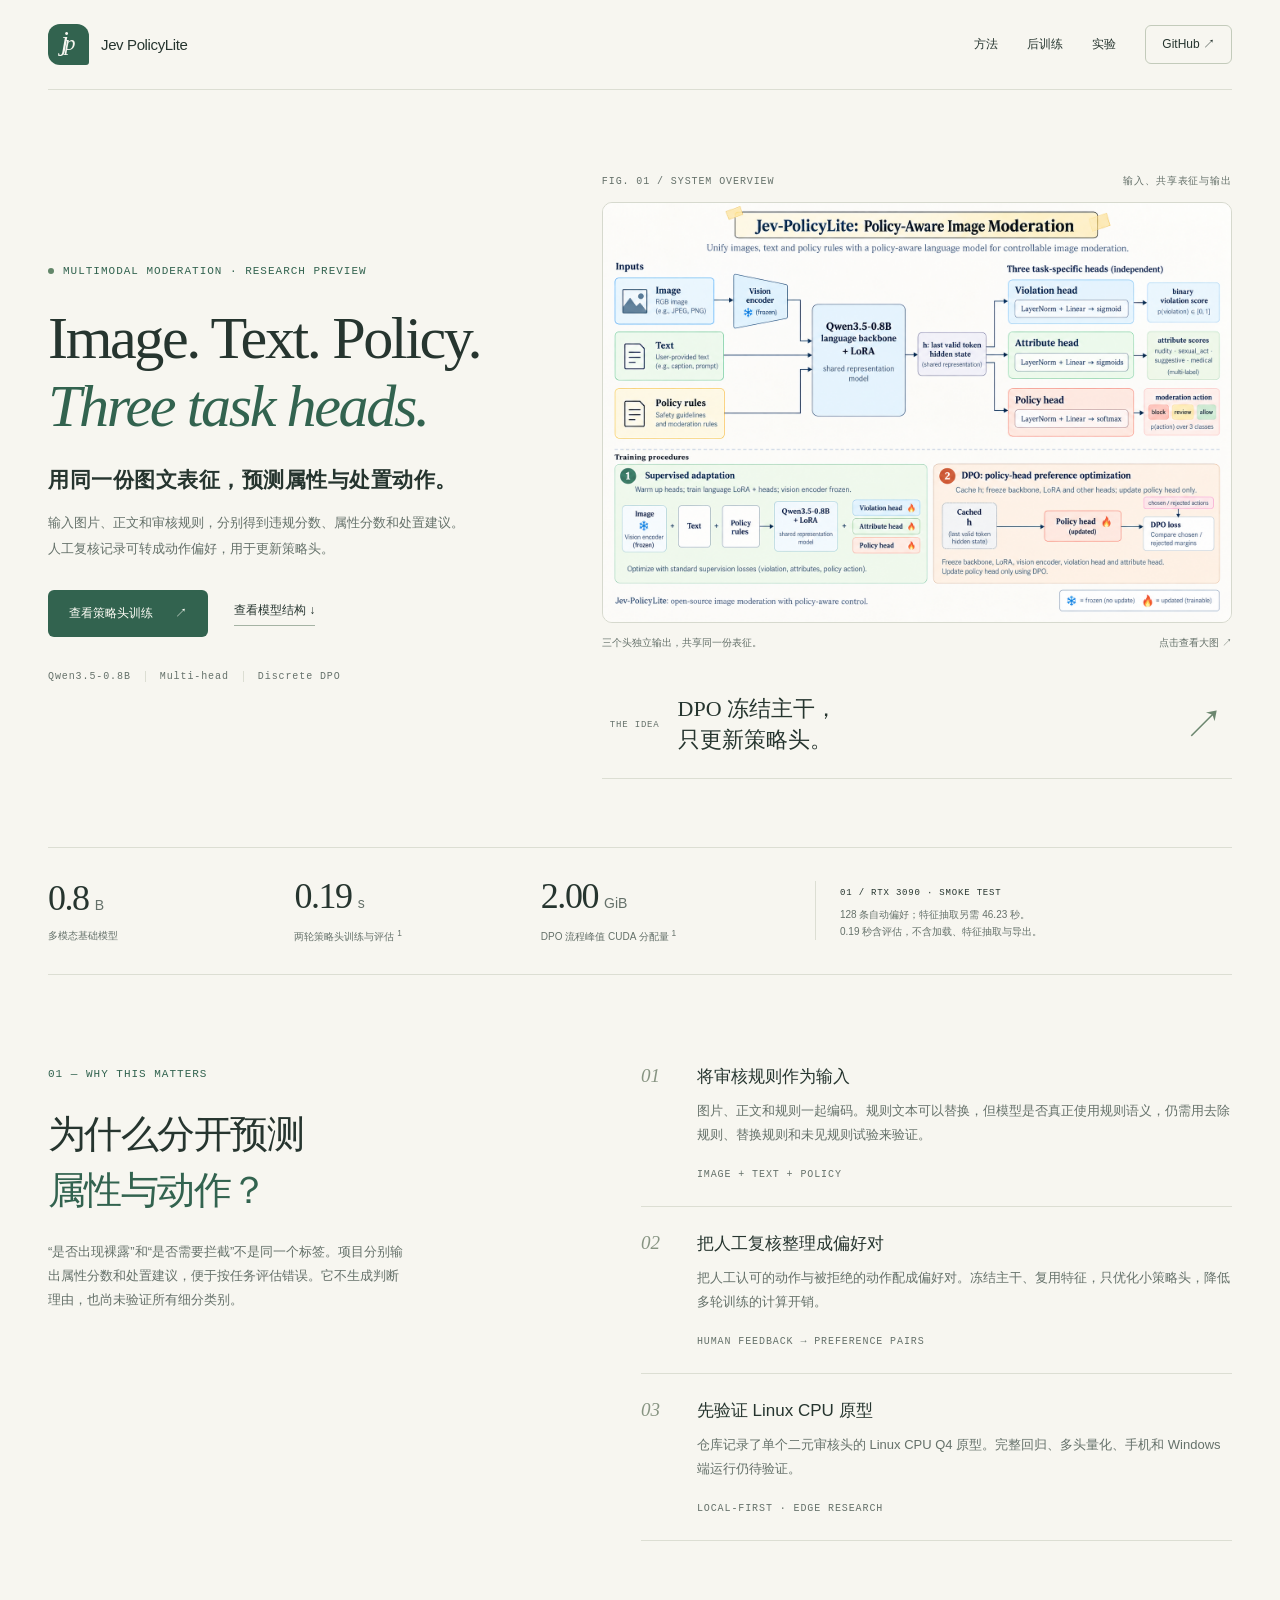
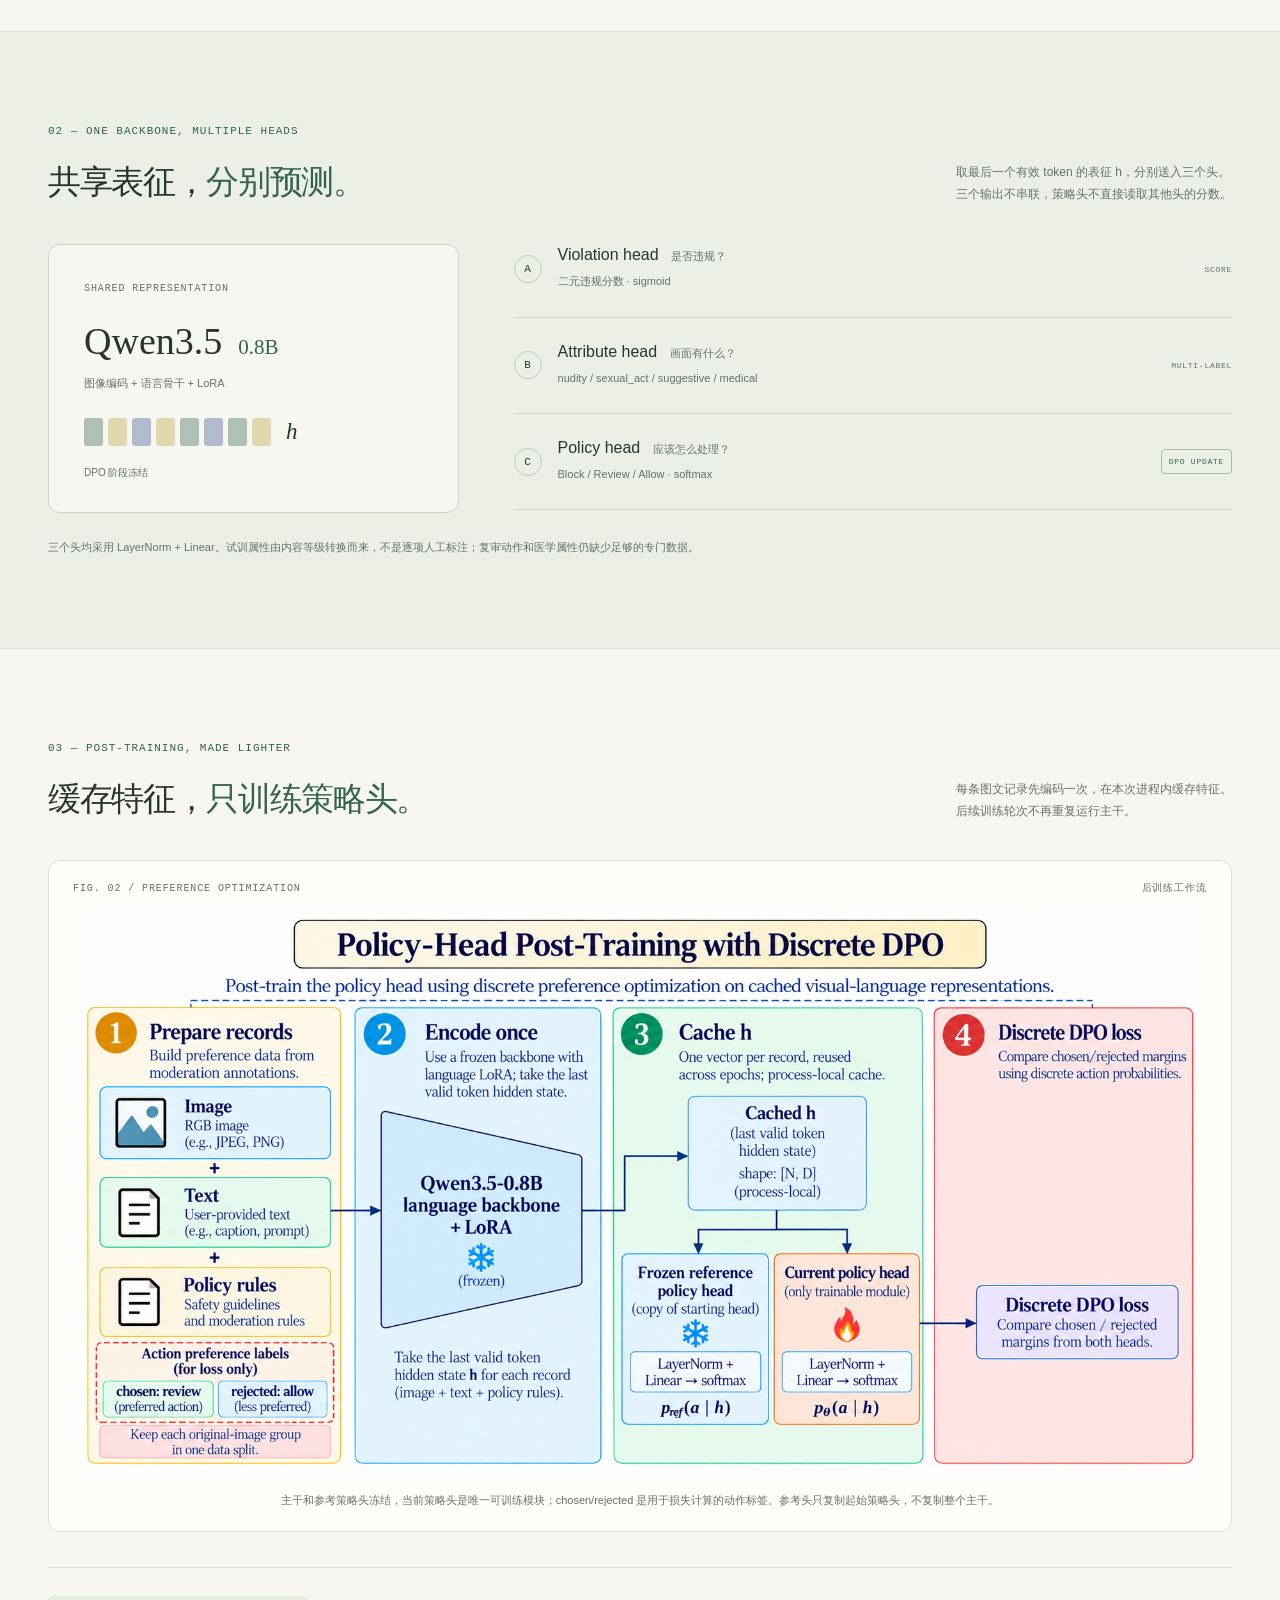
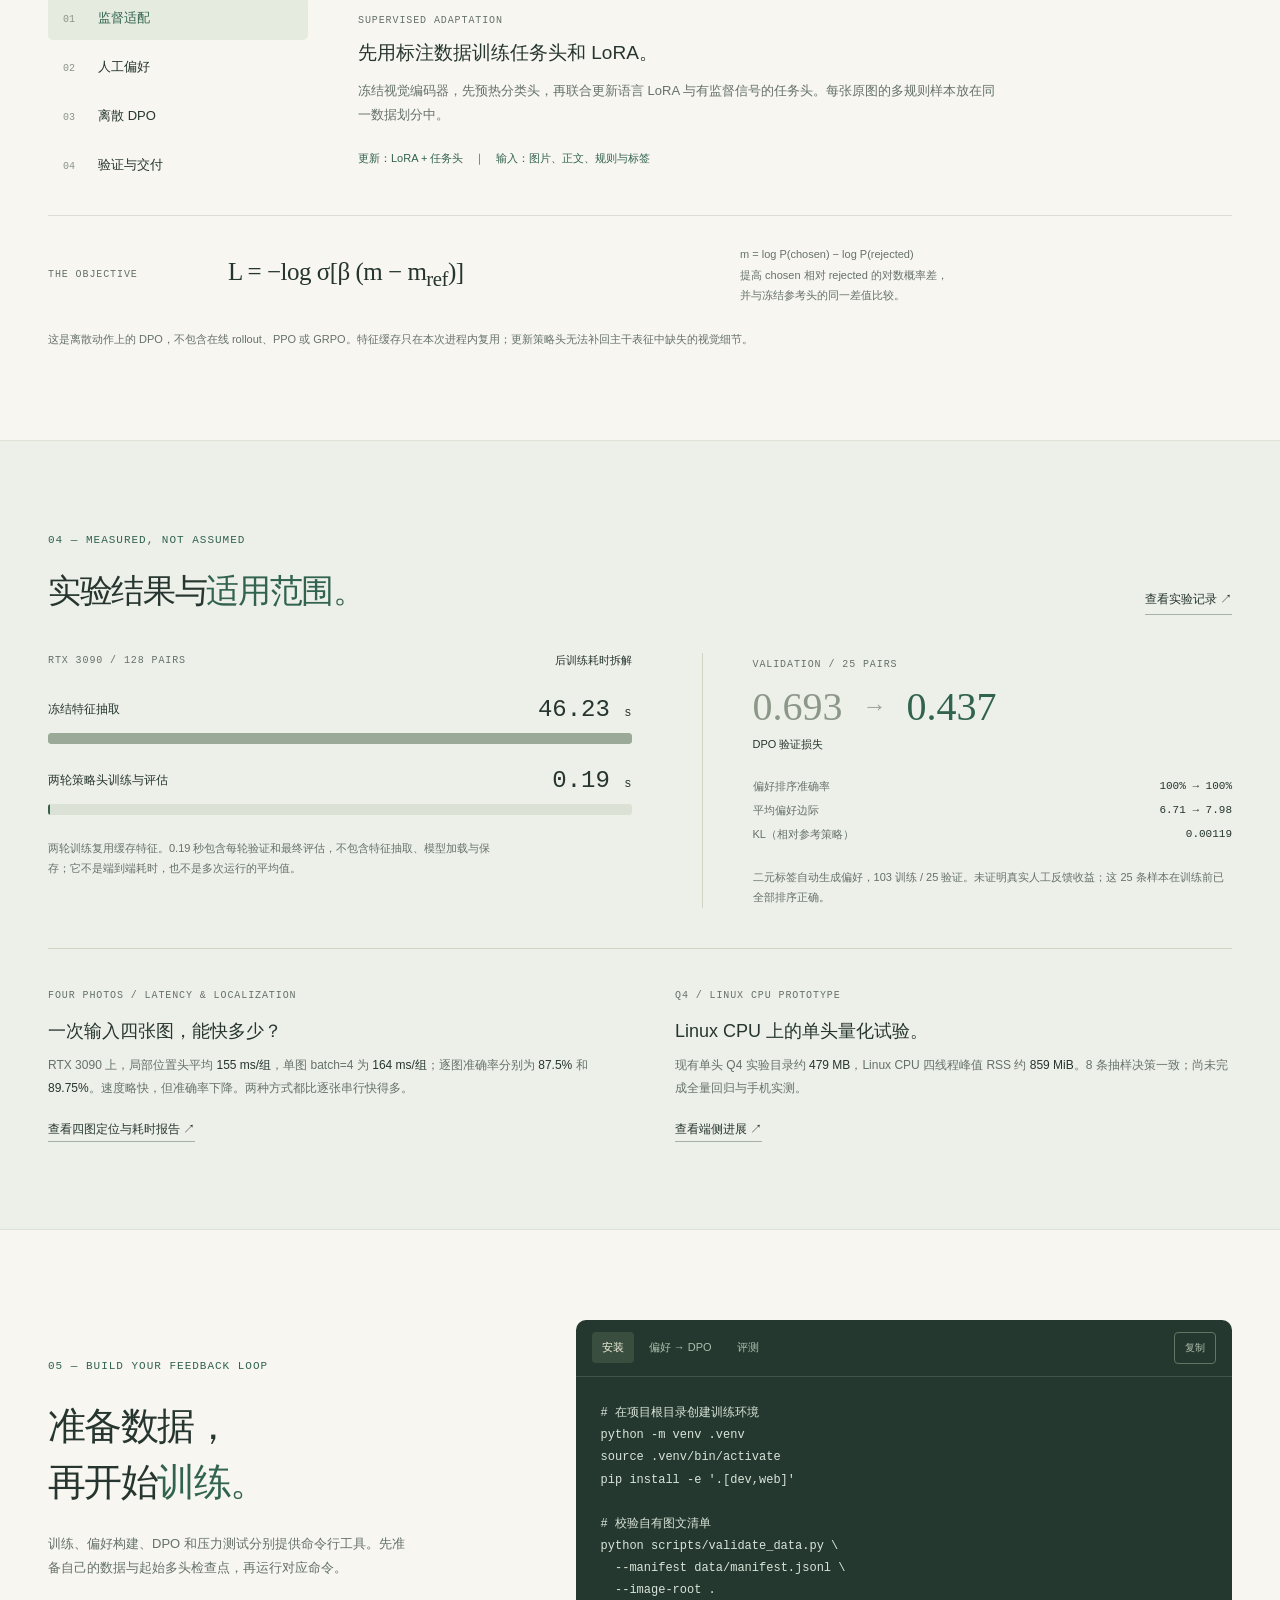
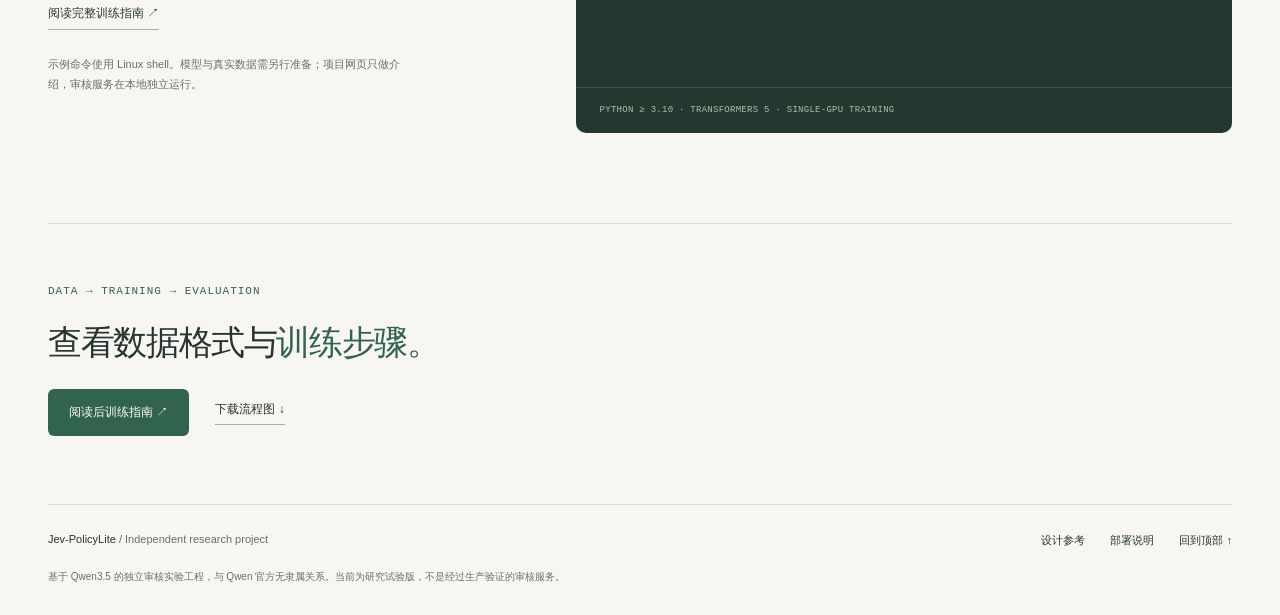
<file: site/index.html>
<!doctype html>
<html lang="zh-CN">
<head>
  <meta charset="UTF-8">
  <meta name="viewport" content="width=device-width, initial-scale=1">
  <meta name="description" content="Jev-PolicyLite：基于 Qwen3.5-0.8B 的图文审核实验：三个审核头共享表征，使用离散 DPO 更新处置策略。">
  <meta name="theme-color" content="#f7f6f0">
  <meta property="og:title" content="Jev-PolicyLite — Multimodal moderation with policy-head DPO">
  <meta property="og:description" content="Image, text and policy inputs; three moderation heads; cached-feature preference optimization.">
  <meta property="og:type" content="website">
  <meta property="og:image" content="assets/architecture-paper.png">
  <title>Jev-PolicyLite — 图文审核与策略头偏好优化</title>
  <link rel="icon" type="image/svg+xml" href="assets/favicon.svg">
  <link rel="stylesheet" href="assets/style.css">
  <script src="assets/config.js" defer></script>
  <script src="assets/main.js" defer></script>
</head>
<body>
  <a class="skip" href="#main">跳转到正文</a>
  <header class="masthead wrap">
    <a class="brand" href="#" aria-label="Jev-PolicyLite 首页"><span class="brand-mark" aria-hidden="true">j<span>p</span></span><span>Jev <b>PolicyLite</b></span></a>
    <nav aria-label="主导航"><a href="#method">方法</a><a href="#post-training">后训练</a><a href="#results">实验</a><a class="nav-cta" href="#start" data-repo-link>使用说明 <span aria-hidden="true">↗</span></a></nav>
  </header>

  <main id="main">
    <section class="hero wrap" aria-labelledby="hero-title">
      <div class="hero-copy">
        <p class="eyebrow"><span class="status-dot"></span> MULTIMODAL MODERATION · RESEARCH PREVIEW</p>
        <h1 id="hero-title">Image. Text. Policy.<br><em>Three task heads.</em></h1>
        <p class="hero-lead">用同一份图文表征，预测属性与处置动作。</p>
        <p class="hero-description">输入图片、正文和审核规则，分别得到违规分数、属性分数和处置建议。<br>人工复核记录可转成动作偏好，用于更新策略头。</p>
        <div class="actions"><a class="button primary" href="#post-training">查看策略头训练 <span aria-hidden="true">↗</span></a><a class="text-link" href="#method">查看模型结构 <span aria-hidden="true">↓</span></a></div>
        <div class="hero-tags"><span>Qwen3.5-0.8B</span><span>Multi-head</span><span>Discrete DPO</span></div>
      </div>
      <div class="hero-visual">
        <div class="figure-label"><span>FIG. 01 / SYSTEM OVERVIEW</span><span>输入、共享表征与输出</span></div>
        <button class="image-button" data-zoom="assets/architecture-paper.png" data-caption="系统流程图：共享图文表征与三个审核头" aria-label="放大系统流程图"><img src="assets/architecture-paper.png" width="1536" height="1024" alt="图片、正文与规则经过 Qwen3.5-0.8B，最后一个有效 token 的表征分别进入违规、属性和策略三个审核头。DPO 阶段只更新策略头。" fetchpriority="high"></button>
        <div class="figure-caption"><span>三个头独立输出，共享同一份表征。</span><span>点击查看大图 ↗</span></div>
        <div class="visual-note"><span class="mono">THE IDEA</span><p>DPO 冻结主干，<br>只更新策略头。</p><span class="note-arrow" aria-hidden="true">↗</span></div>
      </div>
    </section>

    <section class="metrics-strip wrap" aria-label="实验速览">
      <div><span class="metric-number">0.8<span>B</span></span><p>多模态基础模型</p></div>
      <div><span class="metric-number">0.19<span>s</span></span><p>两轮策略头训练与评估 <sup>1</sup></p></div>
      <div><span class="metric-number">2.00<span>GiB</span></span><p>DPO 流程峰值 CUDA 分配量 <sup>1</sup></p></div>
      <div class="metric-context"><span class="mono">01 / RTX 3090 · SMOKE TEST</span><p>128 条自动偏好；特征抽取另需 46.23 秒。<br>0.19 秒含评估，不含加载、特征抽取与导出。</p></div>
    </section>

    <section class="section wrap why" id="why">
      <div class="section-intro"><p class="eyebrow">01 — WHY THIS MATTERS</p><h2>为什么分开预测<br><em>属性与动作？</em></h2><p>“是否出现裸露”和“是否需要拦截”不是同一个标签。项目分别输出属性分数和处置建议，便于按任务评估错误。它不生成判断理由，也尚未验证所有细分类别。</p></div>
      <div class="principles">
        <article><span class="row-number">01</span><div><h3>将审核规则作为输入</h3><p>图片、正文和规则一起编码。规则文本可以替换，但模型是否真正使用规则语义，仍需用去除规则、替换规则和未见规则试验来验证。</p><span class="micro-label">IMAGE + TEXT + POLICY</span></div></article>
        <article><span class="row-number">02</span><div><h3>把人工复核整理成偏好对</h3><p>把人工认可的动作与被拒绝的动作配成偏好对。冻结主干、复用特征，只优化小策略头，降低多轮训练的计算开销。</p><span class="micro-label">HUMAN FEEDBACK → PREFERENCE PAIRS</span></div></article>
        <article><span class="row-number">03</span><div><h3>先验证 Linux CPU 原型</h3><p>仓库记录了单个二元审核头的 Linux CPU Q4 原型。完整回归、多头量化、手机和 Windows 端运行仍待验证。</p><span class="micro-label">LOCAL-FIRST · EDGE RESEARCH</span></div></article>
      </div>
    </section>

    <section class="method-band" id="method">
      <div class="wrap section">
        <div class="section-heading"><div><p class="eyebrow">02 — ONE BACKBONE, MULTIPLE HEADS</p><h2>共享表征，<em>分别预测。</em></h2></div><p>取最后一个有效 token 的表征 <span class="math">h</span>，分别送入三个头。<br>三个输出不串联，策略头不直接读取其他头的分数。</p></div>
        <div class="heads-layout">
          <div class="backbone-block"><span class="micro-label">SHARED REPRESENTATION</span><h3>Qwen3.5<span>0.8B</span></h3><p>图像编码 + 语言骨干 + LoRA</p><div class="vector" aria-label="最后一个有效 token 的隐藏表征"><i></i><i></i><i></i><i></i><i></i><i></i><i></i><i></i><span>h</span></div><small>DPO 阶段冻结</small></div>
          <div class="head-rows">
            <article><span class="head-index">A</span><div><h3>Violation head <small>是否违规？</small></h3><p>二元违规分数 · sigmoid</p></div><span class="head-badge">SCORE</span></article>
            <article><span class="head-index">B</span><div><h3>Attribute head <small>画面有什么？</small></h3><p>nudity / sexual_act / suggestive / medical</p></div><span class="head-badge">MULTI-LABEL</span></article>
            <article class="active-head"><span class="head-index">C</span><div><h3>Policy head <small>应该怎么处理？</small></h3><p>Block / Review / Allow · softmax</p></div><span class="head-badge">DPO UPDATE</span></article>
          </div>
        </div>
        <p class="section-footnote">三个头均采用 LayerNorm + Linear。试训属性由内容等级转换而来，不是逐项人工标注；复审动作和医学属性仍缺少足够的专门数据。</p>
      </div>
    </section>

    <section class="section wrap" id="post-training">
      <div class="section-heading"><div><p class="eyebrow">03 — POST-TRAINING, MADE LIGHTER</p><h2>缓存特征，<em>只训练策略头。</em></h2></div><p>每条图文记录先编码一次，在本次进程内缓存特征。<br>后续训练轮次不再重复运行主干。</p></div>
      <figure class="paper-figure"><div class="figure-label"><span>FIG. 02 / PREFERENCE OPTIMIZATION</span><span>后训练工作流</span></div><button class="image-button" data-zoom="assets/post-training-paper.png" data-caption="后训练流程：偏好对、冻结特征与离散 DPO" aria-label="放大后训练流程图"><img src="assets/post-training-paper.png" width="1774" height="887" alt="图片、正文和规则由冻结主干编码；缓存特征输入参考头与可训练策略头。chosen/rejected 是用于 DPO 损失的动作标签，只更新策略头。"></button><figcaption>主干和参考策略头冻结，当前策略头是唯一可训练模块；chosen/rejected 是用于损失计算的动作标签。参考头只复制起始策略头，不复制整个主干。</figcaption></figure>
      <div class="training-explorer">
        <div role="tablist" aria-label="后训练阶段" class="stage-tabs">
          <button role="tab" id="stage-tab-0" aria-selected="true" aria-controls="stage-panel" data-stage="0"><span>01</span>监督适配</button>
          <button role="tab" id="stage-tab-1" aria-selected="false" aria-controls="stage-panel" tabindex="-1" data-stage="1"><span>02</span>人工偏好</button>
          <button role="tab" id="stage-tab-2" aria-selected="false" aria-controls="stage-panel" tabindex="-1" data-stage="2"><span>03</span>离散 DPO</button>
          <button role="tab" id="stage-tab-3" aria-selected="false" aria-controls="stage-panel" tabindex="-1" data-stage="3"><span>04</span>验证与交付</button>
        </div>
        <div id="stage-panel" role="tabpanel" aria-labelledby="stage-tab-0" tabindex="0"><span class="micro-label" id="stage-label">SUPERVISED ADAPTATION</span><h3 id="stage-title">先用标注数据训练任务头和 LoRA。</h3><p id="stage-description">冻结视觉编码器，先预热分类头，再联合更新语言 LoRA 与有监督信号的任务头。每张原图的多规则样本放在同一数据划分中。</p><div class="stage-detail" id="stage-detail">更新：LoRA + 任务头　｜　输入：图片、正文、规则与标签</div></div>
      </div>
      <div class="equation"><span class="micro-label">THE OBJECTIVE</span><code>L = −log σ[β (m − m<sub>ref</sub>)]</code><p>m = log P(chosen) − log P(rejected)<br>提高 chosen 相对 rejected 的对数概率差，<br>并与冻结参考头的同一差值比较。</p></div>
      <p class="section-footnote">这是离散动作上的 DPO，不包含在线 rollout、PPO 或 GRPO。特征缓存只在本次进程内复用；更新策略头无法补回主干表征中缺失的视觉细节。</p>
    </section>

    <section class="results-band" id="results"><div class="section wrap">
      <div class="section-heading"><div><p class="eyebrow">04 — MEASURED, NOT ASSUMED</p><h2>实验结果与<em>适用范围。</em></h2></div><a class="text-link" href="https://github.com/fffffiii/jev-policylite/blob/main/docs/DPO_SMOKE_RESULT_V1.md" data-doc-path="docs/DPO_SMOKE_RESULT_V1.md">查看实验记录 ↗</a></div>
      <div class="result-grid"><div class="timing-study"><div class="study-heading"><span class="micro-label">RTX 3090 / 128 PAIRS</span><span>后训练耗时拆解</span></div><div class="timing-row"><div><span>冻结特征抽取</span><strong>46.23 <small>s</small></strong></div><div class="timing-track"><span class="feature-time"></span></div></div><div class="timing-row"><div><span>两轮策略头训练与评估</span><strong>0.19 <small>s</small></strong></div><div class="timing-track"><span class="head-time"></span></div></div><p>两轮训练复用缓存特征。0.19 秒包含每轮验证和最终评估，不包含特征抽取、模型加载与保存；它不是端到端耗时，也不是多次运行的平均值。</p></div>
        <div class="loss-study"><span class="micro-label">VALIDATION / 25 PAIRS</span><div class="loss-values"><span>0.693</span><span class="loss-arrow" aria-hidden="true">→</span><strong>0.437</strong></div><p>DPO 验证损失</p><dl><div><dt>偏好排序准确率</dt><dd>100% → 100%</dd></div><div><dt>平均偏好边际</dt><dd>6.71 → 7.98</dd></div><div><dt>KL（相对参考策略）</dt><dd>0.00119</dd></div></dl><p class="small-note">二元标签自动生成偏好，103 训练 / 25 验证。未证明真实人工反馈收益；这 25 条样本在训练前已全部排序正确。</p></div></div>
      <div class="more-results"><article><span class="micro-label">FOUR PHOTOS / LATENCY &amp; LOCALIZATION</span><h3>一次输入四张图，能快多少？</h3><p>RTX 3090 上，局部位置头平均 <strong>155 ms/组</strong>，单图 batch=4 为 <strong>164 ms/组</strong>；逐图准确率分别为 <strong>87.5%</strong> 和 <strong>89.75%</strong>。速度略快，但准确率下降。两种方式都比逐张串行快得多。</p><a class="text-link" href="https://github.com/fffffiii/jev-policylite/blob/main/docs/MULTI_PHOTO_RESULT_V1.md" data-doc-path="docs/MULTI_PHOTO_RESULT_V1.md">查看四图定位与耗时报告 ↗</a></article><article><span class="micro-label">Q4 / LINUX CPU PROTOTYPE</span><h3>Linux CPU 上的单头量化试验。</h3><p>现有单头 Q4 实验目录约 <strong>479 MB</strong>，Linux CPU 四线程峰值 RSS 约 <strong>859 MiB</strong>。8 条抽样决策一致；尚未完成全量回归与手机实测。</p><a class="text-link" href="https://github.com/fffffiii/jev-policylite/blob/main/docs/EDGE_STATUS.md" data-doc-path="docs/EDGE_STATUS.md">查看端侧进展 ↗</a></article></div>
    </div></section>

    <section class="section wrap getting-started" id="start"><div class="section-intro"><p class="eyebrow">05 — BUILD YOUR FEEDBACK LOOP</p><h2>准备数据，<br>再开始<em>训练。</em></h2><p>训练、偏好构建、DPO 和压力测试分别提供命令行工具。先准备自己的数据与起始多头检查点，再运行对应命令。</p><a class="text-link" href="https://github.com/fffffiii/jev-policylite/blob/main/docs/TRAINING_GUIDE.md" data-doc-path="docs/TRAINING_GUIDE.md">阅读完整训练指南 ↗</a><p class="small-note">示例命令使用 Linux shell。模型与真实数据需另行准备；项目网页只做介绍，审核服务在本地独立运行。</p></div>
      <div class="terminal"><div class="terminal-top"><div role="tablist" aria-label="命令示例"><button role="tab" id="code-tab-0" aria-selected="true" aria-controls="code-panel" data-code="0">安装</button><button role="tab" id="code-tab-1" aria-selected="false" aria-controls="code-panel" tabindex="-1" data-code="1">偏好 → DPO</button><button role="tab" id="code-tab-2" aria-selected="false" aria-controls="code-panel" tabindex="-1" data-code="2">评测</button></div><button id="copy-code" aria-label="复制当前命令">复制</button></div><pre id="code-panel" role="tabpanel" aria-labelledby="code-tab-0" tabindex="0"><code id="code-content"># 在项目根目录创建训练环境
python -m venv .venv
source .venv/bin/activate
pip install -e '.[dev,web]'

# 校验自有图文清单
python scripts/validate_data.py \
  --manifest data/manifest.jsonl \
  --image-root .</code></pre><p id="copy-status" role="status" aria-live="polite">PYTHON ≥ 3.10 · TRANSFORMERS 5 · SINGLE-GPU TRAINING</p></div>
    </section>

    <section class="closing wrap"><p class="eyebrow">DATA → TRAINING → EVALUATION</p><h2>查看数据格式与<em>训练步骤。</em></h2><div class="actions"><a class="button primary" href="https://github.com/fffffiii/jev-policylite/blob/main/docs/HUMAN_FEEDBACK_AND_RL.md" data-doc-path="docs/HUMAN_FEEDBACK_AND_RL.md">阅读后训练指南 ↗</a><a class="text-link" href="assets/post-training-paper.png" download>下载流程图 ↓</a></div></section>
  </main>
  <footer class="wrap"><span>Jev-PolicyLite <span class="footer-muted">/ Independent research project</span></span><div><a href="https://github.com/fffffiii/jev-policylite/blob/main/docs/DESIGN_REFERENCES.md" data-doc-path="docs/DESIGN_REFERENCES.md">设计参考</a><a href="https://github.com/fffffiii/jev-policylite/blob/main/docs/GITHUB_PAGES.md" data-doc-path="docs/GITHUB_PAGES.md">部署说明</a><a href="#">回到顶部 ↑</a></div><p>基于 Qwen3.5 的独立审核实验工程，与 Qwen 官方无隶属关系。当前为研究试验版，不是经过生产验证的审核服务。</p></footer>
  <dialog id="figure-dialog" aria-labelledby="dialog-caption"><div class="dialog-toolbar"><p id="dialog-caption"></p><button id="close-dialog" aria-label="关闭大图">关闭 ×</button></div><img id="dialog-image" alt=""><a id="dialog-download" download>下载原图 ↓</a></dialog>
</body>
</html>
</file>
<file: site/assets/style.css>
:root{--paper:#f7f6f0;--ink:#26352f;--muted:#65716a;--line:#dcded3;--green:#32634f;--soft-green:#e8eee3;--white:#fffefa;--serif:Georgia,"Times New Roman","Noto Serif SC","Songti SC",SimSun,serif;--sans:"Segoe UI","PingFang SC","Microsoft YaHei",sans-serif;--mono:Consolas,"SFMono-Regular",monospace}
*{box-sizing:border-box}html{scroll-behavior:smooth;scroll-padding-top:84px}body{margin:0;background:var(--paper);color:var(--ink);font-family:var(--sans);-webkit-font-smoothing:antialiased}a{color:inherit;text-decoration:none}button{font:inherit;color:inherit;cursor:pointer}button,a{-webkit-tap-highlight-color:transparent}button:active,.button:active{transform:translateY(1px)}a:focus-visible,button:focus-visible,[tabindex]:focus-visible{outline:3px solid #a77735;outline-offset:5px}img{max-width:100%;height:auto;display:block}p{line-height:1.85}h1,h2,h3,p,figure{margin:0}h1,h2{letter-spacing:-.04em}em{font-family:var(--serif);font-weight:400;color:var(--green)}.wrap{width:min(1240px,calc(100% - 96px));margin-inline:auto}.mono,.eyebrow,.micro-label,.figure-label,.hero-tags,.head-badge{font-family:var(--mono);font-size:11px;letter-spacing:.09em}.eyebrow{color:var(--green);display:flex;align-items:center;gap:9px;line-height:1.7}.micro-label{color:var(--muted);font-size:10px}.skip{position:fixed;top:-60px;left:20px;z-index:10;padding:12px;background:var(--white)}.skip:focus{top:10px}.masthead{height:90px;display:flex;align-items:center;justify-content:space-between;border-bottom:1px solid var(--line)}.brand{display:flex;align-items:center;gap:12px;font-size:15px;letter-spacing:-.025em}.brand b{font-weight:500}.brand-mark{font-family:var(--serif);font-size:28px;font-style:italic;background:var(--green);color:var(--paper);width:41px;height:41px;text-align:center;border-radius:12px 12px 3px 12px;line-height:34px;letter-spacing:-.16em;padding-right:5px}.brand-mark span{font-size:22px}.masthead nav{display:flex;gap:29px;align-items:center;font-size:12px}.nav-cta{border:1px solid #c3cbbb;border-radius:6px;padding:10px 16px}.nav-cta span{margin-left:12px}.hero{display:grid;grid-template-columns:.95fr 1.2fr;gap:55px;padding-block:74px 68px;align-items:center}.hero h1{font-family:var(--serif);font-size:clamp(43px,4.5vw,67px);line-height:1.075;font-weight:400;margin:24px 0}.hero h1 em{white-space:nowrap}.hero-lead{font-weight:600;font-size:21px;letter-spacing:.025em;margin-bottom:12px}.hero-description{color:var(--muted);font-size:13px;line-height:2}.actions{display:flex;align-items:center;gap:26px;margin-top:28px;flex-wrap:wrap}.button{display:inline-flex;align-items:center;gap:22px;padding:15px 21px;border-radius:6px;font-size:12px;transition:background .2s,transform .2s}.primary{background:var(--green);color:#fffef7}.primary:hover{background:#254c3c}.text-link{font-size:12px;border-bottom:1px solid #a5b3a4;padding-bottom:5px;line-height:1.6}.text-link:hover{color:var(--green);border-color:var(--green)}.hero-tags{display:flex;gap:14px;color:var(--muted);margin-top:34px;font-size:10px;flex-wrap:wrap}.hero-tags span+span{border-left:1px solid var(--line);padding-left:14px}.hero-visual{padding-top:10px;position:relative}.figure-label{display:flex;justify-content:space-between;gap:16px;align-items:center;color:var(--muted);font-size:10px;margin-bottom:14px}.image-button{padding:0;width:100%;border:1px solid #d6d9ce;background:var(--white);border-radius:10px;overflow:hidden;cursor:zoom-in;display:block}.image-button img{width:100%;transition:opacity .2s}.image-button:hover img{opacity:.94}.figure-caption{display:flex;justify-content:space-between;gap:16px;font-size:10px;color:var(--muted);margin-top:13px}.visual-note{display:flex;align-items:center;justify-content:space-between;border-bottom:1px solid var(--line);margin-top:26px;padding:18px 8px 23px;gap:18px}.visual-note .mono{font-size:9px;color:var(--muted)}.visual-note p{font-family:var(--serif);font-size:22px;line-height:1.4;flex:1}.note-arrow{font-size:40px;font-weight:200;color:#6c876f}.status-dot{width:6px;height:6px;border-radius:50%;background:#628669}.metrics-strip{display:grid;grid-template-columns:.8fr .8fr .9fr 1.5fr;padding:27px 0 29px;border-top:1px solid var(--line);border-bottom:1px solid var(--line);gap:24px;align-items:center}.metric-number{font-family:var(--serif);font-size:36px;letter-spacing:-.04em;line-height:1.2}.metric-number span{font-family:var(--sans);font-size:14px;margin-left:6px;letter-spacing:0;color:var(--muted)}.metrics-strip p{font-size:10px;color:var(--muted);margin-top:7px;line-height:1.7}.metric-context{padding-left:24px;border-left:1px solid var(--line)}.metric-context .mono{font-size:9px}.section{padding-block:90px}.why{display:grid;grid-template-columns:1fr 1.25fr;gap:120px}.section-intro h2{font-weight:500;font-size:38px;line-height:1.48;margin:22px 0}.section-intro h2 em{font-family:inherit;font-style:normal}.section-intro>p:not(.eyebrow){font-size:13px;color:var(--muted);max-width:360px}.principles article{display:grid;grid-template-columns:32px 1fr;gap:24px;padding:25px 0;border-bottom:1px solid var(--line)}.principles article:first-child{padding-top:0}.row-number{font-family:var(--serif);font-style:italic;color:#879482;font-size:19px}.principles h3{font-size:17px;font-weight:500;margin-bottom:11px}.principles p{font-size:13px;color:var(--muted);margin-bottom:16px}.method-band{background:#ecefe6;border-block:1px solid #dde3d5}.section-heading{display:flex;align-items:end;justify-content:space-between;gap:30px;margin-bottom:38px}.section-heading h2{font-size:33px;font-weight:500;margin-top:17px;line-height:1.45}.section-heading h2 em,.closing h2 em{font-family:inherit;font-style:normal}.section-heading>p{font-size:12px;color:var(--muted)}.heads-layout{display:grid;grid-template-columns:.8fr 1.4fr;gap:55px;align-items:center}.backbone-block{padding:32px 35px;background:#f5f7f0;border:1px solid #cdd6c3;border-radius:12px}.backbone-block h3{font-family:var(--serif);font-weight:400;font-size:38px;margin:24px 0 10px}.backbone-block h3 span{font-size:21px;margin-left:16px;color:var(--green)}.backbone-block p{font-size:11px;color:var(--muted)}.backbone-block small{font-size:10px;color:var(--muted)}.vector{display:flex;gap:5px;align-items:center;margin:25px 0 16px}.vector i{width:19px;height:28px;background:#adc2b4;border-radius:3px}.vector i:nth-child(2n){background:#e1d9ae}.vector i:nth-child(3n){background:#b0bccd}.vector span{font-family:var(--serif);font-style:italic;margin-left:10px;font-size:23px}.head-rows article{padding:25px 0;display:flex;gap:16px;align-items:center;border-bottom:1px solid #cdd6c3}.head-rows article:first-child{padding-top:0}.head-index{font-family:var(--mono);font-size:11px;width:28px;height:28px;display:grid;place-items:center;border:1px solid #becaba;border-radius:50%}.head-rows article>div{flex:1}.head-rows h3{font-size:16px;font-weight:500}.head-rows h3 small{display:inline-block;font-size:11px;font-weight:400;color:var(--muted);margin-left:8px}.head-rows p{font-size:11px;color:var(--muted);margin-top:7px}.head-badge{font-size:8px;color:var(--muted)}.active-head .head-badge{color:var(--green);border:1px solid #a9bca5;padding:7px;border-radius:4px}.section-footnote{font-size:11px;line-height:1.9;color:var(--muted);margin-top:24px}.paper-figure{padding:20px 24px;background:var(--white);border:1px solid var(--line);border-radius:12px}.paper-figure .image-button{border:0}.paper-figure img{max-height:680px;object-fit:contain}.paper-figure figcaption{font-size:11px;color:var(--muted);margin-top:15px;text-align:center;line-height:1.8}.training-explorer{margin-top:35px;border-block:1px solid var(--line);display:grid;grid-template-columns:260px 1fr;gap:50px;padding-block:28px}.stage-tabs{display:flex;flex-direction:column;gap:5px}.stage-tabs button{border:0;background:transparent;text-align:left;padding:13px 15px;border-radius:5px;font-size:13px}.stage-tabs button span{font-family:var(--mono);font-size:10px;margin-right:23px;color:#8b9588}.stage-tabs button[aria-selected=true]{background:#e5ecdf;color:var(--green)}#stage-panel{padding:13px 0}#stage-panel h3{font-size:19px;font-weight:500;margin:13px 0}#stage-panel p{font-size:13px;max-width:650px;color:var(--muted)}.stage-detail{font-size:11px;margin-top:22px;color:var(--green);line-height:1.8}.equation{display:grid;grid-template-columns:160px 1fr 1fr;gap:20px;align-items:center;padding:28px 0 0}.equation code{font-family:var(--serif);font-size:25px;letter-spacing:-.02em}.equation p{font-size:11px;color:var(--muted)}.results-band{background:#edf0e9;border-block:1px solid #dde3d5}.result-grid{display:grid;grid-template-columns:1.1fr 1fr;gap:70px}.study-heading{display:flex;justify-content:space-between;font-size:11px;align-items:center;margin-bottom:28px}.timing-row{margin-bottom:23px}.timing-row>div:first-child{display:flex;justify-content:space-between;align-items:center;font-size:12px}.timing-row strong{font-family:var(--mono);font-size:24px;font-weight:400}.timing-row small{font-size:12px}.timing-track{height:11px;border-radius:3px;background:#dbe2d5;overflow:hidden;margin-top:10px}.timing-track span{display:block;height:100%;border-radius:3px}.feature-time{width:100%;background:#9baa98}.head-time{width:.411%;background:#35604c}.timing-study>p{font-size:11px;color:var(--muted);max-width:450px}.loss-study{border-left:1px solid #cdd5c5;padding-left:50px}.loss-values{display:flex;gap:20px;align-items:center;font-family:var(--serif);font-size:40px;margin:12px 0 4px}.loss-values>span:first-child{color:#8c9789}.loss-values strong{font-weight:400;color:var(--green)}.loss-arrow{font-size:24px;color:#9ca597}.loss-study>p{font-size:11px}.loss-study dl{margin:20px 0}.loss-study dl>div{display:flex;justify-content:space-between;gap:15px;font-size:11px;line-height:2.2}.loss-study dt{color:var(--muted)}.loss-study dd{font-family:var(--mono);margin:0}.small-note{font-size:11px!important;color:var(--muted);line-height:1.9!important}.more-results{display:grid;grid-template-columns:1fr 1fr;gap:70px;border-top:1px solid #cdd5c5;padding-top:35px;margin-top:40px}.more-results h3{font-size:18px;font-weight:500;margin:17px 0 11px}.more-results p{font-size:12px;color:var(--muted);margin-bottom:20px}.more-results strong{color:var(--ink);font-weight:500}.getting-started{display:grid;grid-template-columns:.8fr 1.2fr;gap:90px;align-items:center}.getting-started .section-intro .text-link{display:inline-block;margin:24px 0}.terminal{background:#25382f;color:#d9e4da;border-radius:10px;overflow:hidden}.terminal-top{padding:12px 16px;border-bottom:1px solid #425447;display:flex;align-items:center;justify-content:space-between;gap:10px}.terminal-top [role=tablist]{display:flex;gap:5px}.terminal button{border:0;background:transparent;color:#aebfad;padding:8px 10px;font-size:11px;border-radius:4px}.terminal button[aria-selected=true]{color:#f4f5df;background:#3a4e40}.terminal #copy-code{font-size:10px;border:1px solid #647560}.terminal pre{margin:0;padding:25px;white-space:pre-wrap;overflow-wrap:anywhere;font-family:var(--mono);font-size:12px;line-height:1.85;min-height:310px}.terminal code{font-family:inherit}.terminal>p{padding:14px 24px;border-top:1px solid #425447;color:#aebfad;font-family:var(--mono);font-size:9px;letter-spacing:.03em}.closing{border-top:1px solid var(--line);padding:58px 0 68px}.closing h2{font-size:34px;font-weight:500;margin:20px 0}.closing .actions{margin-top:23px}footer{border-top:1px solid var(--line);padding-block:28px;display:flex;justify-content:space-between;flex-wrap:wrap;gap:20px;font-size:11px}footer>div{display:flex;gap:25px}.footer-muted,footer>p{color:var(--muted)}footer>p{width:100%;font-size:10px}dialog{border:1px solid var(--line);border-radius:12px;background:var(--white);width:min(1500px,95vw);max-height:94dvh;padding:16px;color:var(--ink)}dialog::backdrop{background:rgb(29 42 33 / .72)}.dialog-toolbar{display:flex;justify-content:space-between;gap:20px;align-items:center;font-size:12px;margin-bottom:12px}.dialog-toolbar button{background:var(--soft-green);border:0;border-radius:5px;padding:9px 15px}dialog img{width:100%;max-height:76dvh;object-fit:contain}#dialog-download{display:block;text-align:center;font-size:12px;margin-top:12px;text-decoration:underline}
@media(min-width:1500px){.hero{padding-block:90px}.hero h1{font-size:72px}}@media(max-width:1050px){.wrap{width:calc(100% - 56px)}.hero{gap:28px;grid-template-columns:1fr 1.1fr}.hero h1{font-size:49px}.hero-description br{display:none}.visual-note p{font-size:19px}.why,.getting-started{gap:45px}.heads-layout{gap:30px}.section-heading>p{max-width:270px}.metrics-strip{gap:16px}.metric-context{padding-left:16px}.equation{grid-template-columns:1fr 2fr}.equation>p{grid-column:2}.result-grid,.more-results{gap:35px}.loss-study{padding-left:30px}}@media(max-width:760px){html{scroll-padding-top:24px}.wrap{width:calc(100% - 40px)}.masthead{height:74px}.brand{font-size:13px;gap:9px}.brand-mark{width:34px;height:34px;line-height:29px;font-size:25px}.masthead nav{gap:16px;font-size:11px}.masthead nav>a:first-child,.masthead nav>a:nth-child(3){display:none}.nav-cta{padding:8px 11px}.nav-cta span{margin-left:2px}.hero{grid-template-columns:1fr;gap:36px;padding-block:40px}.hero h1{font-size:58px;line-height:1.04}.hero-lead{font-size:20px}.hero-description{font-size:13px;max-width:500px}.hero-visual{padding-top:0}.visual-note{margin-top:14px;padding-bottom:16px}.visual-note p{font-size:19px}.metrics-strip{grid-template-columns:1fr 1fr;gap:26px;padding-block:25px}.metric-context{padding-left:0;border:0}.metric-number{font-size:33px}.metrics-strip p{font-size:10px}.section{padding-block:58px}.why,.heads-layout,.getting-started{grid-template-columns:1fr;gap:35px}.section-intro h2{font-size:32px;line-height:1.45;margin:15px 0}.section-intro h2 br{display:none}.section-intro>p:not(.eyebrow){max-width:none}.principles article{gap:18px}.section-heading{display:block;margin-bottom:26px}.section-heading h2{font-size:28px}.section-heading>p{max-width:none;margin-top:16px;font-size:12px}.section-heading>.text-link{display:inline-block;margin-top:20px}.backbone-block{padding:25px}.backbone-block h3{margin-top:15px}.head-rows article{flex-wrap:wrap;gap:12px}.head-rows article>div{min-width:200px}.head-badge{margin-left:40px}.head-rows h3 small{display:block;margin-left:0;margin-top:5px}.paper-figure{padding:12px}.paper-figure figcaption{font-size:10px;text-align:left}.figure-label{font-size:8px}.training-explorer{grid-template-columns:1fr;gap:12px}.stage-tabs{display:grid;grid-template-columns:1fr 1fr;gap:8px}.stage-tabs button{font-size:12px;padding:12px 9px}.stage-tabs button span{margin-right:11px}#stage-panel h3{font-size:18px}#stage-panel{min-height:210px}.equation{grid-template-columns:1fr;gap:14px}.equation>p{grid-column:auto}.equation code{font-size:26px}.result-grid{grid-template-columns:1fr;gap:30px}.loss-study{border-left:0;border-top:1px solid #cdd5c5;padding:30px 0 0}.more-results{grid-template-columns:1fr;gap:34px}.loss-study dl{max-width:400px}.terminal pre{font-size:11px;padding:18px;min-height:290px}.terminal-top{padding:10px}.terminal button{padding:8px}.closing{padding-block:42px}.closing h2{font-size:28px}.closing .eyebrow{font-size:9px}footer{font-size:10px}footer>div{gap:20px}.footer-muted{display:block;margin-top:8px}.dialog-toolbar p{font-size:10px}.dialog-toolbar button{padding:7px 10px;white-space:nowrap}.eyebrow{font-size:10px}}@media(prefers-reduced-motion:reduce){html{scroll-behavior:auto}*{transition:none!important;animation:none!important}}

/* Keep descriptive headings and diagrams readable at narrow widths. */
.hero h1{font-size:clamp(36px,4.7vw,62px);line-height:1.12;overflow-wrap:normal}
.hero-lead{line-height:1.65}.hero-copy,.hero-visual{min-width:0}
@media(max-width:760px){.hero h1{font-size:clamp(32px,8.7vw,52px)}}
</file>
